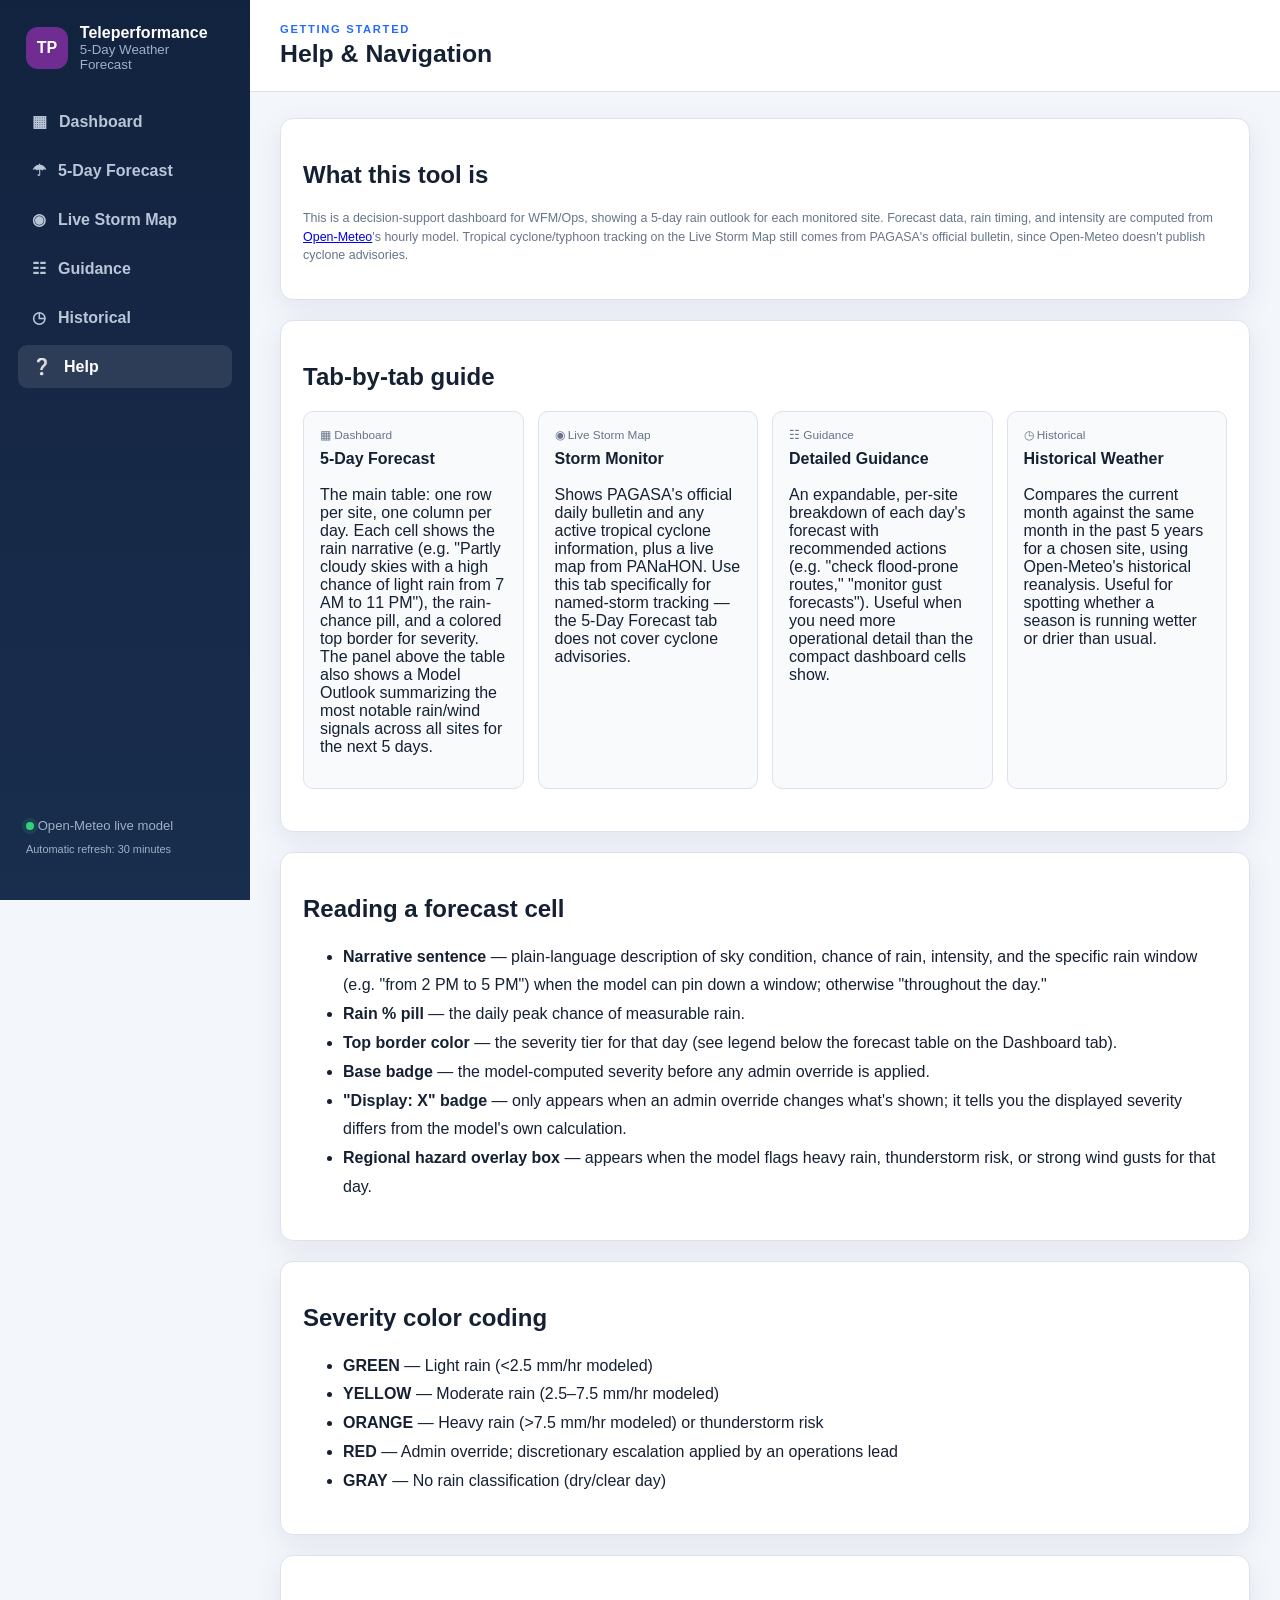
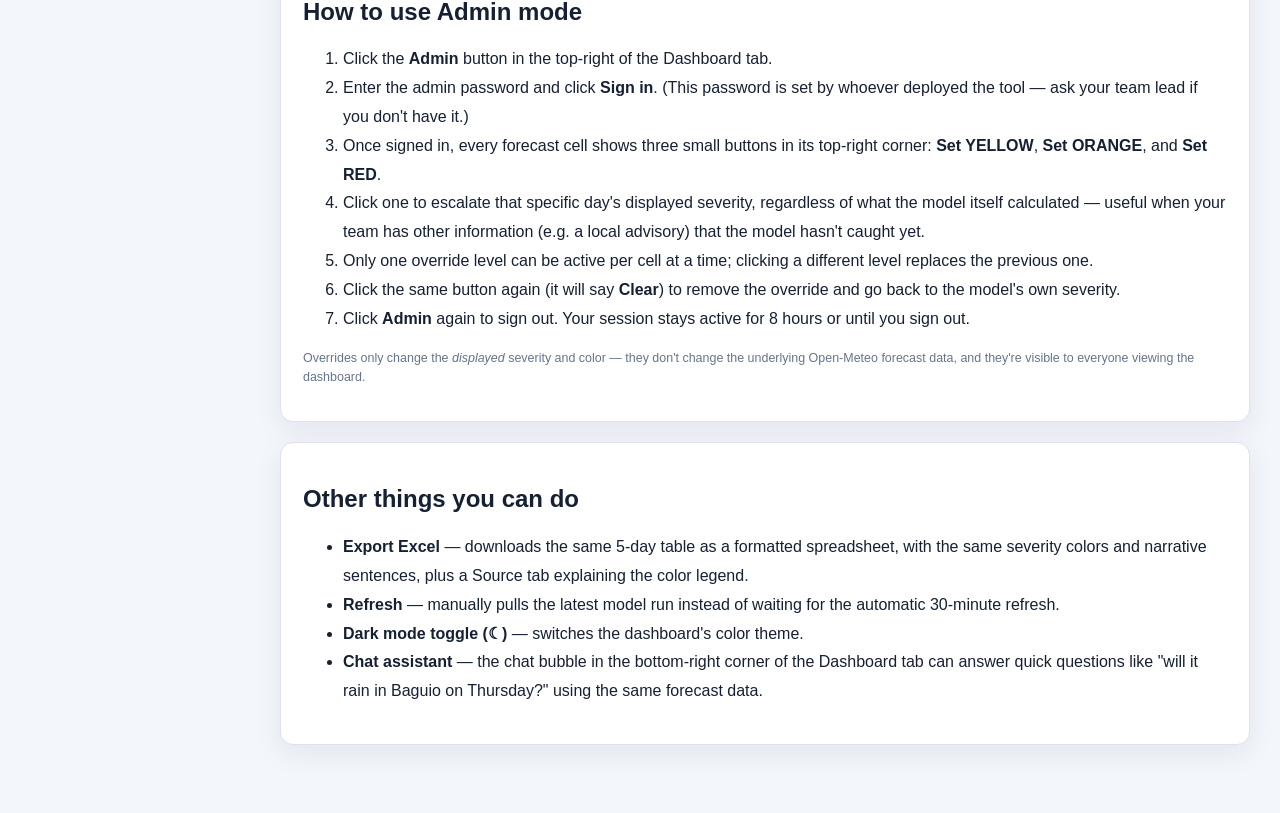
<file: static/help.html>
<!doctype html><html lang="en" data-theme="light"><head><meta charset="utf-8"><meta name="viewport" content="width=device-width,initial-scale=1"><title>Help · Open-Meteo Weather</title><link rel="stylesheet" href="/static/styles.css"></head><body>
<div class="app-shell"><aside class="sidebar"><div class="brand"><span class="brand-mark">TP</span><div><strong>Teleperformance</strong><small>5-Day Weather Forecast</small></div></div><nav><a class="nav-link" href="/">▦ <span>Dashboard</span></a><a class="nav-link" href="/#forecast">☂ <span>5-Day Forecast</span></a><a class="nav-link" href="/monitor">◉ <span>Live Storm Map</span></a><a class="nav-link" href="/guidance">☷ <span>Guidance</span></a><a class="nav-link" href="/history">◷ <span>Historical</span></a><a class="nav-link active" href="/help">❔ <span>Help</span></a></nav><div class="sidebar-foot"><span class="live-dot"></span> Open-Meteo live model<br><small>Automatic refresh: 30 minutes</small></div></aside>
<div class="workspace"><header class="topbar"><div><p class="eyebrow">GETTING STARTED</p><h1>Help &amp; Navigation</h1></div></header>
<main>

<section class="page-panel">
<h2>What this tool is</h2>
<p class="notes">This is a decision-support dashboard for WFM/Ops, showing a 5-day rain outlook for each monitored site. Forecast data, rain timing, and intensity are computed from <a href="https://open-meteo.com/" target="_blank">Open-Meteo</a>'s hourly model. Tropical cyclone/typhoon tracking on the Live Storm Map still comes from PAGASA's official bulletin, since Open-Meteo doesn't publish cyclone advisories.</p>
</section>

<section class="page-panel">
<h2>Tab-by-tab guide</h2>
<div class="situation-grid">
  <article class="data-card">
    <span>▦ Dashboard</span>
    <strong>5-Day Forecast</strong>
    <p>The main table: one row per site, one column per day. Each cell shows the rain narrative (e.g. "Partly cloudy skies with a high chance of light rain from 7 AM to 11 PM"), the rain-chance pill, and a colored top border for severity. The panel above the table also shows a Model Outlook summarizing the most notable rain/wind signals across all sites for the next 5 days.</p>
  </article>
  <article class="data-card">
    <span>◉ Live Storm Map</span>
    <strong>Storm Monitor</strong>
    <p>Shows PAGASA's official daily bulletin and any active tropical cyclone information, plus a live map from PANaHON. Use this tab specifically for named-storm tracking — the 5-Day Forecast tab does not cover cyclone advisories.</p>
  </article>
  <article class="data-card">
    <span>☷ Guidance</span>
    <strong>Detailed Guidance</strong>
    <p>An expandable, per-site breakdown of each day's forecast with recommended actions (e.g. "check flood-prone routes," "monitor gust forecasts"). Useful when you need more operational detail than the compact dashboard cells show.</p>
  </article>
  <article class="data-card">
    <span>◷ Historical</span>
    <strong>Historical Weather</strong>
    <p>Compares the current month against the same month in the past 5 years for a chosen site, using Open-Meteo's historical reanalysis. Useful for spotting whether a season is running wetter or drier than usual.</p>
  </article>
</div>
</section>

<section class="page-panel">
<h2>Reading a forecast cell</h2>
<ul class="source-list">
  <li><strong>Narrative sentence</strong> — plain-language description of sky condition, chance of rain, intensity, and the specific rain window (e.g. "from 2 PM to 5 PM") when the model can pin down a window; otherwise "throughout the day."</li>
  <li><strong>Rain % pill</strong> — the daily peak chance of measurable rain.</li>
  <li><strong>Top border color</strong> — the severity tier for that day (see legend below the forecast table on the Dashboard tab).</li>
  <li><strong>Base badge</strong> — the model-computed severity before any admin override is applied.</li>
  <li><strong>"Display: X" badge</strong> — only appears when an admin override changes what's shown; it tells you the displayed severity differs from the model's own calculation.</li>
  <li><strong>Regional hazard overlay box</strong> — appears when the model flags heavy rain, thunderstorm risk, or strong wind gusts for that day.</li>
</ul>
</section>

<section class="page-panel">
<h2>Severity color coding</h2>
<ul class="source-list">
  <li><strong>GREEN</strong> — Light rain (&lt;2.5 mm/hr modeled)</li>
  <li><strong>YELLOW</strong> — Moderate rain (2.5–7.5 mm/hr modeled)</li>
  <li><strong>ORANGE</strong> — Heavy rain (&gt;7.5 mm/hr modeled) or thunderstorm risk</li>
  <li><strong>RED</strong> — Admin override; discretionary escalation applied by an operations lead</li>
  <li><strong>GRAY</strong> — No rain classification (dry/clear day)</li>
</ul>
</section>

<section class="page-panel">
<h2>How to use Admin mode</h2>
<ol class="source-list">
  <li>Click the <strong>Admin</strong> button in the top-right of the Dashboard tab.</li>
  <li>Enter the admin password and click <strong>Sign in</strong>. (This password is set by whoever deployed the tool — ask your team lead if you don't have it.)</li>
  <li>Once signed in, every forecast cell shows three small buttons in its top-right corner: <strong>Set YELLOW</strong>, <strong>Set ORANGE</strong>, and <strong>Set RED</strong>.</li>
  <li>Click one to escalate that specific day's displayed severity, regardless of what the model itself calculated — useful when your team has other information (e.g. a local advisory) that the model hasn't caught yet.</li>
  <li>Only one override level can be active per cell at a time; clicking a different level replaces the previous one.</li>
  <li>Click the same button again (it will say <strong>Clear</strong>) to remove the override and go back to the model's own severity.</li>
  <li>Click <strong>Admin</strong> again to sign out. Your session stays active for 8 hours or until you sign out.</li>
</ol>
<p class="notes">Overrides only change the <em>displayed</em> severity and color — they don't change the underlying Open-Meteo forecast data, and they're visible to everyone viewing the dashboard.</p>
</section>

<section class="page-panel">
<h2>Other things you can do</h2>
<ul class="source-list">
  <li><strong>Export Excel</strong> — downloads the same 5-day table as a formatted spreadsheet, with the same severity colors and narrative sentences, plus a Source tab explaining the color legend.</li>
  <li><strong>Refresh</strong> — manually pulls the latest model run instead of waiting for the automatic 30-minute refresh.</li>
  <li><strong>Dark mode toggle (☾)</strong> — switches the dashboard's color theme.</li>
  <li><strong>Chat assistant</strong> — the chat bubble in the bottom-right corner of the Dashboard tab can answer quick questions like "will it rain in Baguio on Thursday?" using the same forecast data.</li>
</ul>
</section>

</main></div></div>
</body></html>
</file>
<file: static/styles.css>
:root{--navy:#12233f;--navy-2:#192d4d;--blue:#246bfd;--bg:#f3f6fb;--surface:#fff;--surface-2:#f8fafc;--line:#dce3ed;--ink:#152033;--muted:#66758a;--green:#2ca75f;--yellow:#e3b327;--orange:#ed7c32;--red:#dc3545;--shadow:0 8px 28px rgba(29,48,77,.08)}
[data-theme="dark"]{--bg:#0d1524;--surface:#151f30;--surface-2:#1a2639;--line:#2a3950;--ink:#edf3fb;--muted:#9eacc0;--navy:#09111e;--navy-2:#111e31;--shadow:0 8px 28px rgba(0,0,0,.28)}
*{box-sizing:border-box}html{scroll-behavior:smooth}body{margin:0;background:var(--bg);color:var(--ink);font-family:Inter,"Segoe UI",Arial,sans-serif;transition:background .2s,color .2s}.app-shell{min-height:100vh;display:grid;grid-template-columns:250px minmax(0,1fr)}.sidebar{position:sticky;top:0;height:100vh;background:linear-gradient(180deg,var(--navy),var(--navy-2));color:#fff;padding:24px 18px;display:flex;flex-direction:column}.brand{display:flex;align-items:center;gap:12px;padding:0 8px 28px}.brand-mark{display:grid;place-items:center;width:42px;height:42px;border-radius:12px;background:var(--blue);font-weight:900}.brand strong,.brand small{display:block}.brand small,.sidebar-foot{color:#9fb0c7}.sidebar nav{display:grid;gap:6px}.nav-link{display:flex;gap:12px;align-items:center;color:#b9c6d8;text-decoration:none;padding:12px 14px;border-radius:9px;font-weight:650}.nav-link:hover,.nav-link.active{color:#fff;background:rgba(255,255,255,.1)}.sidebar-foot{margin-top:auto;padding:16px 8px;font-size:.82rem;line-height:1.7}.live-dot{display:inline-block;width:8px;height:8px;border-radius:50%;background:#35d07f;box-shadow:0 0 0 4px rgba(53,208,127,.13)}.workspace{min-width:0}.topbar{min-height:92px;display:flex;align-items:center;justify-content:space-between;gap:20px;padding:20px 30px;background:var(--surface);border-bottom:1px solid var(--line)}.eyebrow{margin:0 0 5px;color:var(--blue);font-size:.7rem;font-weight:800;letter-spacing:.15em}.topbar h1,.section-heading h2{margin:0}.topbar h1{font-size:1.55rem}.actions{display:flex;gap:9px;align-items:center;flex-wrap:wrap}.button,button{border:1px solid var(--line);border-radius:8px;padding:10px 13px;background:var(--surface);color:var(--ink);font:inherit;font-weight:700;text-decoration:none;cursor:pointer}.button.primary{background:var(--blue);border-color:var(--blue);color:#fff}.icon-button{font-size:1.1rem;min-width:42px}.admin-active{background:#dcfce7;color:#166534;border-color:#86efac}main{padding:26px 30px 48px}.overview-grid{display:grid;grid-template-columns:repeat(4,minmax(0,1fr));gap:16px;margin-bottom:20px}.summary-card,.outlook-panel,.forecast-panel{background:var(--surface);border:1px solid var(--line);border-radius:13px;box-shadow:var(--shadow)}.summary-card{padding:18px;border-left:4px solid var(--blue)}.summary-card.risk{border-left-color:var(--orange)}.summary-card span,.summary-card small{display:block;color:var(--muted)}.summary-card span{font-size:.75rem;font-weight:800;text-transform:uppercase;letter-spacing:.07em}.summary-card strong{display:block;margin:8px 0 5px;font-size:1rem;line-height:1.35}.summary-card small{font-size:.75rem}.outlook-panel,.forecast-panel{padding:22px;margin-bottom:20px}.section-heading{display:flex;align-items:center;justify-content:space-between;gap:18px;margin-bottom:18px}.section-heading a{color:var(--blue);font-weight:700;font-size:.82rem}.outlook-content{padding:16px;border-radius:10px;background:var(--surface-2);border:1px solid var(--line);line-height:1.55}.outlook-content strong{color:var(--orange)}.outlook-meta{display:block;color:var(--muted);font-size:.76rem;margin-bottom:8px}.legend{display:flex;align-items:center;gap:8px;flex-wrap:wrap;margin-bottom:14px}.legend-label{font-size:.78rem;font-weight:800;color:var(--muted);margin-right:4px}.legend-item,.severity-badge{border-radius:999px;padding:5px 9px;font-size:.68rem;font-weight:850;letter-spacing:.03em}.legend-item.green{background:#1e8449;color:#fff}.severity-green .severity-badge{background:#c9f1d7;color:#176b38}.legend-item.yellow{background:#e8c400;color:#3d2e00}.severity-yellow .severity-badge{background:#fff0aa;color:#715700}.legend-item.orange{background:#d35400;color:#fff}.severity-orange .severity-badge{background:#ffd6b8;color:#8c3b09}.legend-item.red{background:#c0392b;color:#fff}.severity-red .severity-badge{background:#ffc2c7;color:#8c1520}.table-shell{overflow:auto;border:1px solid var(--line);border-radius:10px}table{border-collapse:separate;border-spacing:0;width:100%;min-width:1320px}th{position:sticky;top:0;z-index:2;background:var(--navy-2);color:#fff;text-align:left;padding:13px;border-right:1px solid #3a4d68;min-width:225px;font-size:.8rem}th:first-child{min-width:62px}th:nth-child(2){min-width:145px}td{padding:13px;border-right:1px solid var(--line);border-bottom:1px solid var(--line);vertical-align:top}.region{background:var(--navy);color:#fff;font-weight:800;letter-spacing:.08em;text-align:center;writing-mode:vertical-rl;transform:rotate(180deg)}.site{background:var(--surface-2);font-weight:800}.source{display:block;color:var(--muted);font-size:.7rem;font-weight:500;margin-top:6px}.forecast{position:relative;min-height:195px;border-top:4px solid #aab7c1;background:var(--surface)}.severity-green{border-top-color:#00B050}.severity-yellow{border-top-color:#FFFF00}.severity-orange{border-top-color:#FFC000}.severity-red{border-top-color:#FF0000}.severity-badge{display:inline-block;margin-bottom:9px}.weather-top{display:flex;align-items:center;gap:9px}.weather-top img{width:43px;height:43px;object-fit:contain}.condition{font-weight:700;line-height:1.35;font-size:.82rem}.metrics{display:flex;gap:5px;flex-wrap:wrap;margin-top:11px}.pill{background:var(--surface-2);border:1px solid var(--line);border-radius:999px;padding:4px 7px;font-size:.7rem;color:var(--muted)}.forecast-window{font-size:.69rem;color:var(--muted);margin-top:9px}.weather-alert{margin-top:9px;padding:7px 8px;border-radius:7px;background:#fff1e8;color:#91400c;font-size:.7rem;font-weight:800}.alert-cyclone{background:#efe5ff;color:#65349b}.override-controls{display:none;position:absolute;top:7px;right:7px;z-index:1;flex-direction:column;gap:4px}.override-controls.visible{display:flex}.override-button{padding:4px 7px;font-size:.62rem;border-radius:6px}.override-button.yellow{border:1px solid #FFFF00;background:var(--surface);color:#7a7000}.override-button.yellow.active{background:#FFFF00;color:#3d2e00}.override-button.orange{border:1px solid #FFC000;background:var(--surface);color:#8a5a00}.override-button.orange.active{background:#FFC000;color:#3d2e00}.override-button.red{border:1px solid var(--red);background:var(--surface);color:var(--red)}.override-button.red.active{background:var(--red);color:#fff}.notes{color:var(--muted);font-size:.78rem;line-height:1.5}.error{padding:28px;text-align:center;color:var(--red)}dialog{border:0;border-radius:14px;background:var(--surface);color:var(--ink);box-shadow:0 25px 80px rgba(0,0,0,.35);padding:0;width:min(420px,calc(100% - 32px))}dialog::backdrop{background:rgba(8,17,30,.7)}#admin-form{position:relative;padding:30px;display:grid;gap:12px}#admin-form h2,#admin-form p{margin:0}#admin-form label{font-weight:700;font-size:.84rem}#admin-form input{border:1px solid var(--line);background:var(--surface-2);color:var(--ink);border-radius:8px;padding:11px;font:inherit}.dialog-close{position:absolute;right:12px;top:8px;border:0;font-size:1.5rem}.dialog-submit{background:var(--blue);color:#fff;border:0}.form-error{min-height:1.2em;color:var(--red);font-size:.8rem}
@media(max-width:1100px){.overview-grid{grid-template-columns:repeat(2,1fr)}.app-shell{grid-template-columns:82px minmax(0,1fr)}.brand div,.nav-link span,.sidebar-foot small{display:none}.brand{padding-left:2px}.nav-link{justify-content:center}.sidebar-foot{text-align:center}}
@media(max-width:700px){.app-shell{display:block}.sidebar{position:relative;height:auto;padding:12px 16px;flex-direction:row;align-items:center}.brand{padding:0;margin-right:auto}.sidebar nav{display:flex}.sidebar-foot{display:none}.topbar{align-items:flex-start;flex-direction:column;padding:18px}.actions{width:100%}.actions>*{flex:1;text-align:center}main{padding:16px}.overview-grid{grid-template-columns:1fr}.outlook-panel,.forecast-panel{padding:15px}.nav-link{padding:10px}.section-heading{align-items:flex-start}}
.badge-row{display:flex;gap:5px;flex-wrap:wrap;margin-bottom:9px}.base-badge{background:#dceaf8!important;color:#24527c!important}.overlay-badge{background:#ffd6b8;color:#8c3b09}.admin-badge{background:#e9d5ff!important;color:#5b2080!important}.severity-yellow .overlay-badge{background:#fff0aa;color:#715700}.severity-red .overlay-badge{background:#ffc2c7;color:#8c1520}.forecast-date-control{display:grid;gap:4px;color:var(--muted);font-size:.68rem;font-weight:900;text-transform:uppercase;letter-spacing:.06em}.forecast-date-control select{min-width:116px;border:1px solid var(--line);border-radius:8px;background:var(--surface);color:var(--ink);padding:8px 10px;font:inherit;font-size:.78rem;font-weight:850;text-transform:none;letter-spacing:0}.override-control{display:none;position:absolute;top:7px;right:7px;z-index:1;min-width:118px}.override-control.visible{display:grid;gap:2px}.override-control span{font-size:.55rem;font-weight:900;letter-spacing:.06em;text-transform:uppercase;color:var(--muted)}.override-control select{border:1px solid var(--line);border-radius:7px;background:var(--surface);color:var(--ink);padding:4px 6px;font:inherit;font-size:.68rem;font-weight:800}.weather-alert span,.weather-alert small{display:block}.weather-alert span{font-size:.58rem;letter-spacing:.08em;margin-bottom:3px}.weather-alert small{font-weight:600;opacity:.78;margin-top:4px}.overlay-source{color:#a34c10}.page-panel{background:var(--surface);border:1px solid var(--line);border-radius:13px;box-shadow:var(--shadow);padding:22px;margin-bottom:20px}.map-frame{width:100%;height:680px;border:1px solid var(--line);border-radius:10px;background:var(--surface-2)}.situation-grid,.guidance-grid{display:grid;grid-template-columns:repeat(4,minmax(0,1fr));gap:14px;margin-bottom:20px}.data-card,.guidance-card{padding:16px;border:1px solid var(--line);border-radius:10px;background:var(--surface-2)}.data-card span,.data-card small{display:block;color:var(--muted);font-size:.74rem}.data-card strong{display:block;margin:6px 0;line-height:1.35}.map-toolbar{display:flex;gap:9px;flex-wrap:wrap;margin-bottom:14px}.explanation-banner{padding:16px;border-left:4px solid var(--blue);background:var(--surface-2);border-radius:8px;line-height:1.55;margin-bottom:20px}.site-guidance{display:grid;gap:14px}.site-guide{border:1px solid var(--line);border-radius:11px;background:var(--surface);overflow:hidden}.site-guide summary{cursor:pointer;padding:16px;font-weight:800;background:var(--surface-2)}.site-guide-body{padding:18px}.guide-days{display:grid;grid-template-columns:repeat(5,minmax(0,1fr));gap:10px}.guide-day{border:1px solid var(--line);border-top:4px solid var(--green);border-radius:9px;padding:12px;background:var(--surface-2);font-size:.78rem;line-height:1.5}.guide-day.yellow{border-top-color:var(--yellow)}.guide-day.orange{border-top-color:var(--orange)}.guide-day.red{border-top-color:var(--red)}.recommendations{margin:8px 0 0;padding-left:18px}.source-list{line-height:1.8}.source-list a{color:var(--blue)}
@media(max-width:1100px){.situation-grid,.guidance-grid{grid-template-columns:repeat(2,1fr)}.guide-days{grid-template-columns:repeat(2,1fr)}}
@media(max-width:700px){.situation-grid,.guidance-grid,.guide-days{grid-template-columns:1fr}.map-frame{height:560px}}
.brand-mark{background:#6f2c91}.history-filters{display:flex;align-items:end;gap:14px;flex-wrap:wrap}.history-filters label{display:grid;gap:6px;color:var(--muted);font-size:.78rem;font-weight:800}.history-filters select{min-width:190px;border:1px solid var(--line);border-radius:8px;background:var(--surface-2);color:var(--ink);padding:10px;font:inherit}.history-filters .primary{background:#6f2c91;border-color:#6f2c91;color:#fff}.history-year-grid{display:grid;grid-template-columns:repeat(5,minmax(0,1fr));gap:12px;margin-bottom:20px}.history-year-card{padding:16px;border:1px solid var(--line);border-top:4px solid #6f2c91;border-radius:11px;background:var(--surface);box-shadow:var(--shadow)}.history-year-card.partial{border-top-color:var(--orange)}.history-year-card>span{display:block;color:var(--muted);font-size:.72rem;font-weight:850;letter-spacing:.08em}.history-year-card>strong{display:block;margin:9px 0 14px;line-height:1.4;font-size:.85rem}.history-metrics{display:grid;grid-template-columns:repeat(3,1fr);gap:7px}.history-metrics b{font-size:.82rem}.history-metrics small{display:block;color:var(--muted);font-size:.62rem;font-weight:600;margin-top:3px}.compact-table table{min-width:1100px}.compact-table th{min-width:125px}.compact-table th:first-child{min-width:75px}.critical-history{display:grid;grid-template-columns:repeat(5,minmax(0,1fr));gap:12px}.critical-year{border:1px solid var(--line);border-radius:9px;padding:13px;background:var(--surface-2)}.critical-year h3{margin:0 0 10px}.critical-event{display:grid;gap:3px;padding:9px 0;border-top:1px solid var(--line);font-size:.73rem}.critical-event span{color:var(--muted)}
@media(max-width:1200px){.history-year-grid,.critical-history{grid-template-columns:repeat(2,1fr)}}
@media(max-width:700px){.history-year-grid,.critical-history{grid-template-columns:1fr}.history-filters{display:grid}.history-filters select{width:100%}}
.chat-launcher{position:fixed;right:22px;bottom:22px;z-index:50;display:flex;align-items:center;gap:8px;border:0;border-radius:999px;background:#6f2c91;color:#fff;box-shadow:0 12px 35px rgba(38,20,52,.32);padding:13px 17px}.chat-panel{display:none;position:fixed;right:22px;bottom:80px;z-index:51;width:min(390px,calc(100vw - 28px));height:min(610px,calc(100vh - 105px));border:1px solid var(--line);border-radius:15px;background:var(--surface);box-shadow:0 24px 70px rgba(14,22,36,.32);overflow:hidden}.chat-panel.open{display:grid;grid-template-rows:auto 1fr auto auto auto}.chat-panel header{display:flex;justify-content:space-between;align-items:center;padding:15px 16px;background:linear-gradient(135deg,#54206f,#7f3aa2);color:#fff}.chat-panel header strong,.chat-panel header small{display:block}.chat-panel header small{opacity:.78;font-size:.68rem;margin-top:3px}.chat-close{border:0;background:transparent;color:#fff;font-size:1.4rem;padding:2px 6px}.chat-messages{overflow:auto;padding:14px;display:flex;flex-direction:column;gap:10px}.chat-message{max-width:90%;border-radius:11px;padding:10px 12px;font-size:.78rem;line-height:1.55}.chat-message.bot{align-self:flex-start;background:var(--surface-2);border:1px solid var(--line)}.chat-message.user{align-self:flex-end;background:#6f2c91;color:#fff}.chat-message.error{color:var(--red)}.chat-message ul{margin:5px 0;padding-left:18px}.chat-message a{color:var(--blue);font-weight:800}.chat-quick{display:flex;gap:6px;padding:8px 12px;overflow:auto;border-top:1px solid var(--line)}.chat-quick button,.chat-suggestion{padding:6px 8px;border-radius:999px;font-size:.67rem;white-space:nowrap;background:var(--surface-2);color:var(--ink)}.chat-form{display:grid;grid-template-columns:1fr auto;gap:8px;padding:10px 12px}.chat-form input{min-width:0;border:1px solid var(--line);border-radius:9px;background:var(--surface-2);color:var(--ink);padding:10px;font:inherit}.chat-form button{background:#6f2c91;color:#fff;border-color:#6f2c91}.chat-disclaimer{margin:0;padding:0 12px 10px;color:var(--muted);font-size:.62rem}.pending{opacity:.65}
@media(max-width:700px){.chat-launcher span{display:none}.chat-launcher{right:14px;bottom:14px}.chat-panel{right:14px;bottom:70px;height:calc(100vh - 90px)}}
</file>
